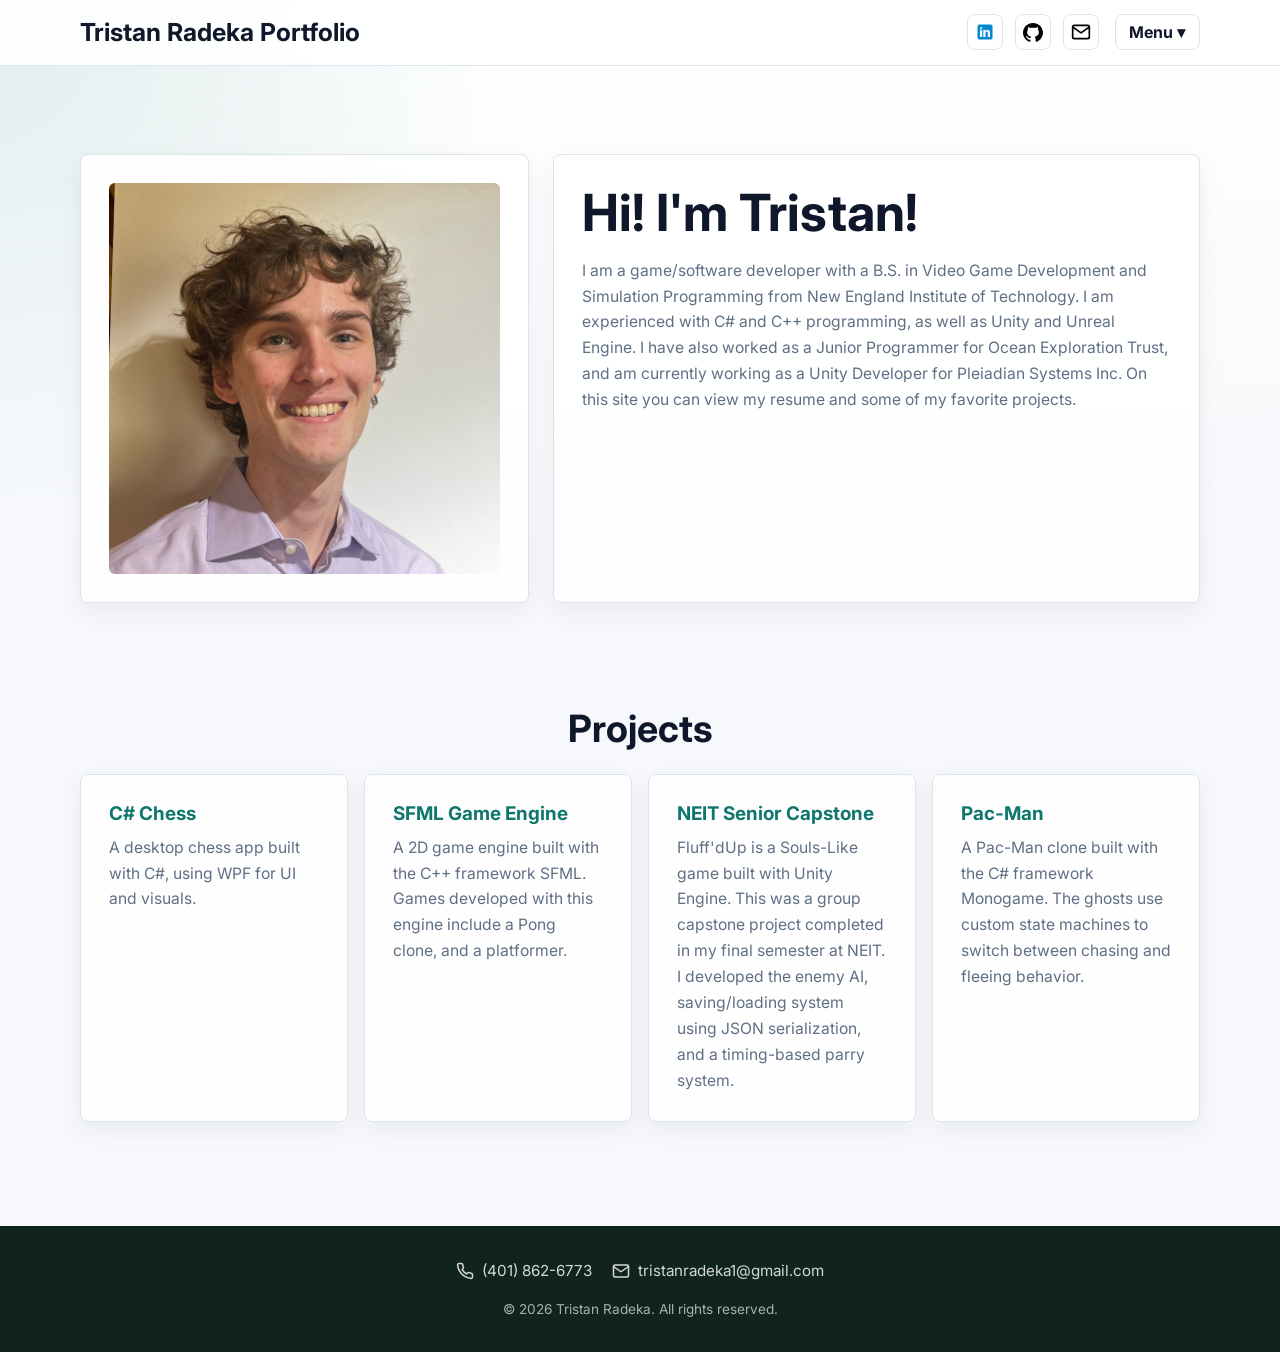
<file: index.html>
<!DOCTYPE html>
<html lang="en">
<head>
    <meta charset="UTF-8">
    <meta name="viewport" content="width=device-width, initial-scale=1.0">
    <title>Home</title>
    <link rel="stylesheet" href="css/style.css">
    <link href="https://fonts.googleapis.com/css2?family=Inter:wght@400;600;700;800&display=swap" rel="stylesheet">
</head>
<body>
    <!-- NAVBAR -->
<nav class="navbar">
  <div class="container">
    <h1>Tristan Radeka Portfolio</h1>

    <div class="nav-right">
      
      <!-- ICONS -->
      <div class="nav-icons">
        <a href="https://www.linkedin.com/in/tristan-radeka-8a73b6346/">
          <img src="resources/images/linkedin.png" class="nav-icon">
        </a>
        <a href="https://github.com/Tradeka">
          <img src="resources/images/GitHub_Invertocat_Black.svg" class="nav-icon">
        </a>
        <a href="mailto:tristanradeka1@gmail.com">
          <img src="resources/images/mail.svg" class="nav-icon">
        </a>
      </div>

      <!-- DROPDOWN -->
      <div class="nav-menu">
        <button class="menu-btn">Menu ▾</button>

        <div class="dropdown">
          <a href="#projects">Projects</a>
          <a href="resume.html">Resume</a>
        </div>
      </div>

    </div>
  </div>
</nav>

<!-- HERO -->
<section class="hero">
  <div class="container">
    <div class="home-grid">
      <div class="card">
        <img src="resources/images/me.jpg" class="limited-img" alt="me">
      </div>
      
      <div class="card">
        <h2>Hi! I'm Tristan!</h2>
          <p>I am a game/software developer with a B.S. in Video Game Development and Simulation Programming from New England Institute of Technology.
             I am experienced with C# and C++ programming, as well as Unity and Unreal Engine. I have also worked as a Junior Programmer for Ocean Exploration Trust, and am currently working as a Unity Developer for Pleiadian Systems Inc. 
             On this site you can view my resume and some of my favorite projects.
          </p>
      </div>
    
  </div>
  </div>
  
</section>

<!-- PROJECTS -->
<section id="projects" class="section">
  <div class="container">
    <h2>Projects</h2>

    <div class="projects-grid">
      <div class="card">
        <h3><a href="chess.html" class="nav-links">C# Chess</a></h3>
        <p>A desktop chess app built with C#, using WPF for UI and visuals.</p>
      </div>

      <div class="card">
        <h3><a href="sfml.html" class="nav-links">SFML Game Engine</a></h3>
        <p>A 2D game engine built with the C++ framework SFML. Games developed with this engine include a Pong clone, and a platformer.</p>
      </div>

      <div class="card">
        <h3><a href="capstone.html" class="nav-links">NEIT Senior Capstone</a></h3>
        <p>Fluff'dUp is a Souls-Like game built with Unity Engine. This was a group capstone project completed in my final semester at NEIT. I developed the enemy AI, saving/loading system using JSON serialization, and a timing-based parry system.</p>
      </div>

      <div class="card">
        <h3><a href="pacman.html" class="nav-links">Pac-Man</a></h3>
        <p>A Pac-Man clone built with the C# framework Monogame. The ghosts use custom state machines to switch between chasing and fleeing behavior.</p>
      </div>
    </div>
  </div>
</section>

<!-- FOOTER -->
<footer class="footer">
  <div class="footer-container">

    <div class="footer-contact">
      <div class="contact-item">
        <img src="resources/images/phone.svg" alt="Phone Icon">
        <span><a href="tel:4018626773">(401) 862-6773</a></span>
      </div>

      <div class="contact-item">
        <img src="resources/images/mail.svg" alt="Email Icon">
        <span><a href="mailto:tristanradeka1@gmail.com">tristanradeka1@gmail.com</a></span>
      </div>
    </div>

    <p class="footer-copy">© 2026 Tristan Radeka. All rights reserved.</p>

  </div>
</footer>
</body>
</html>
</file>
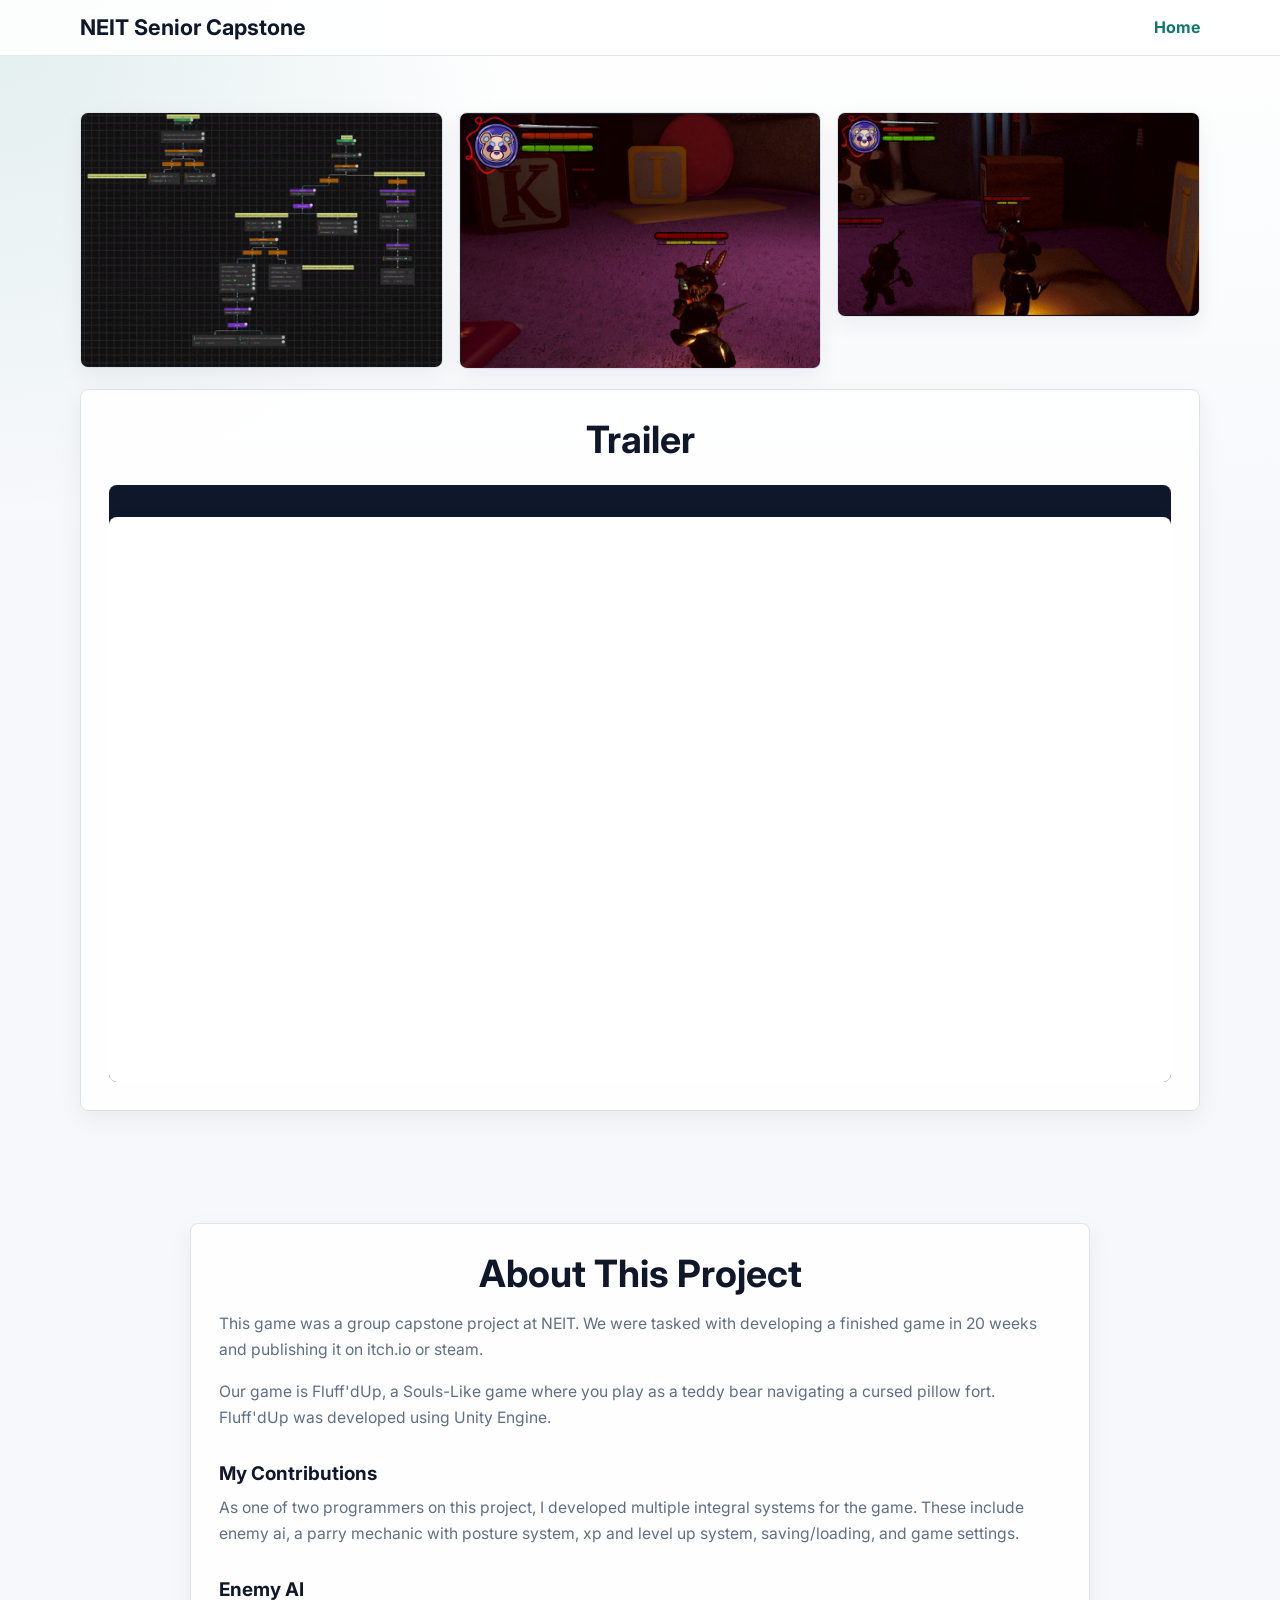
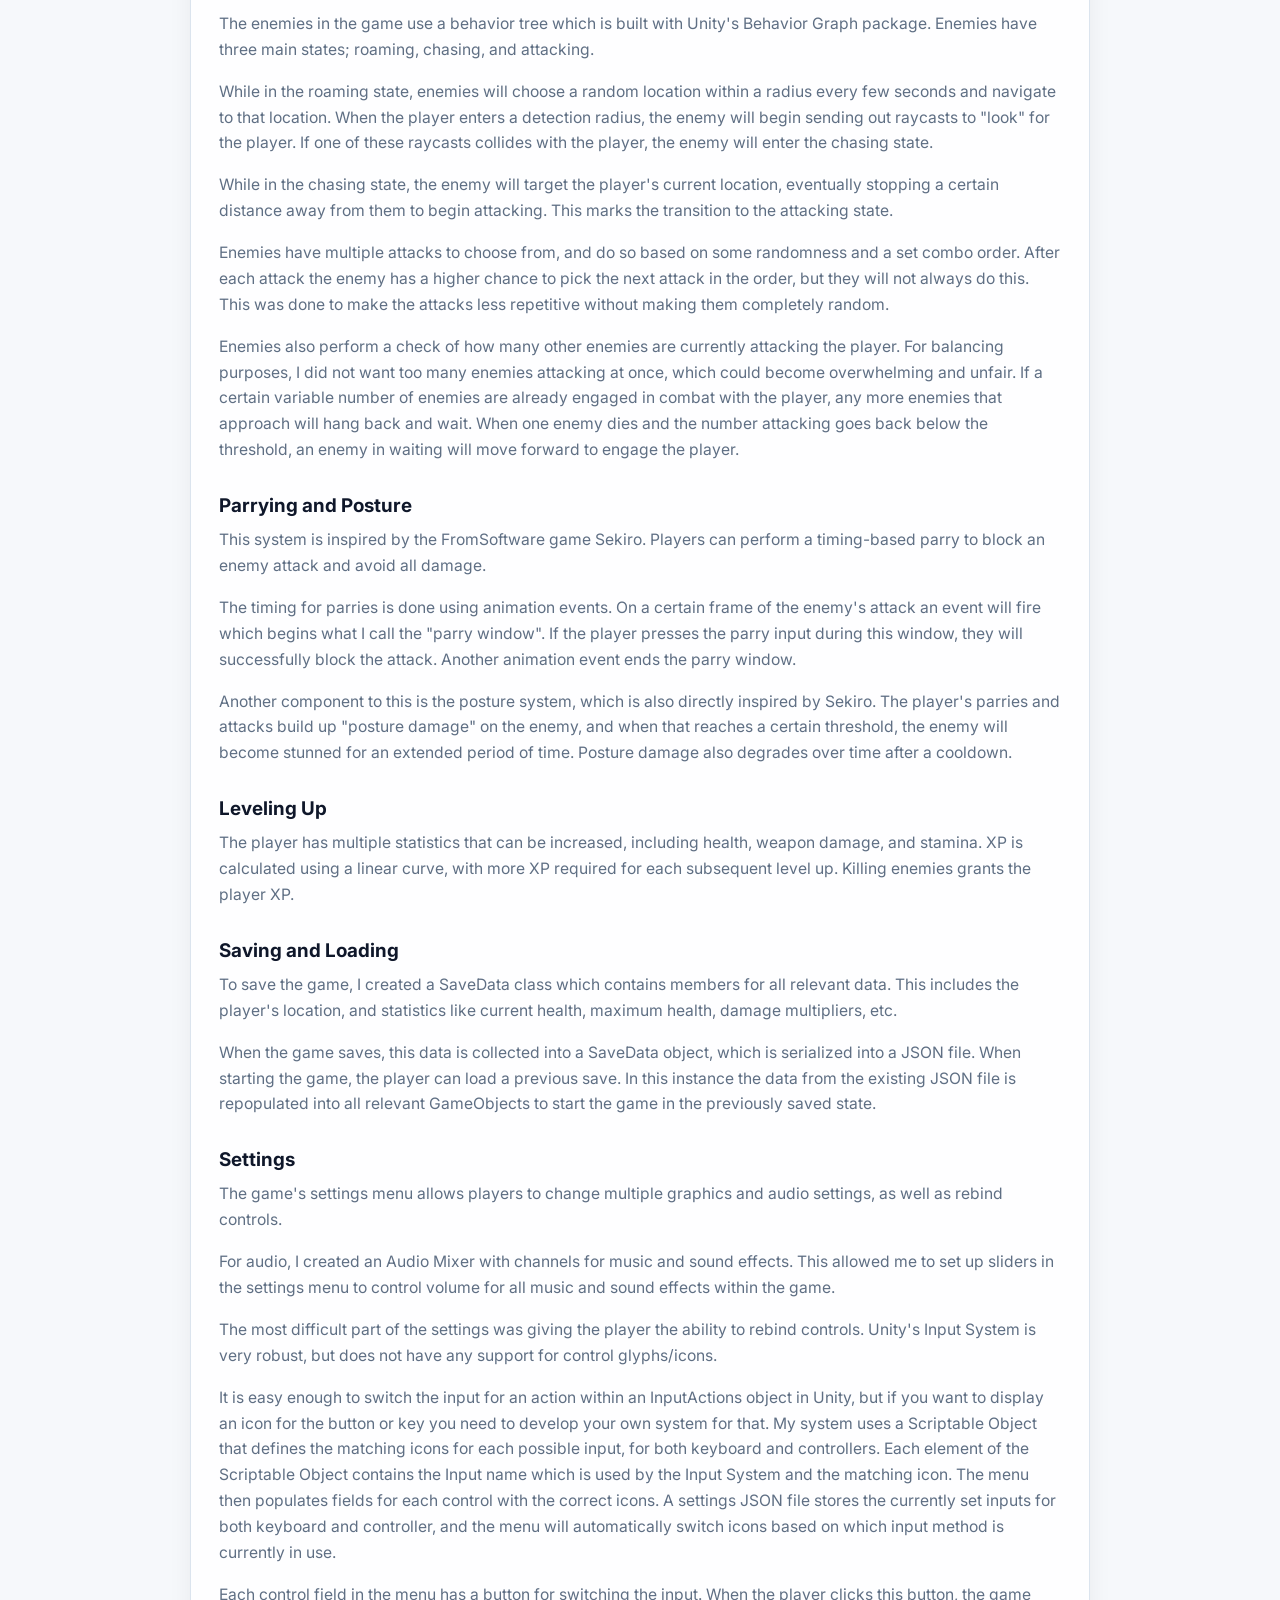
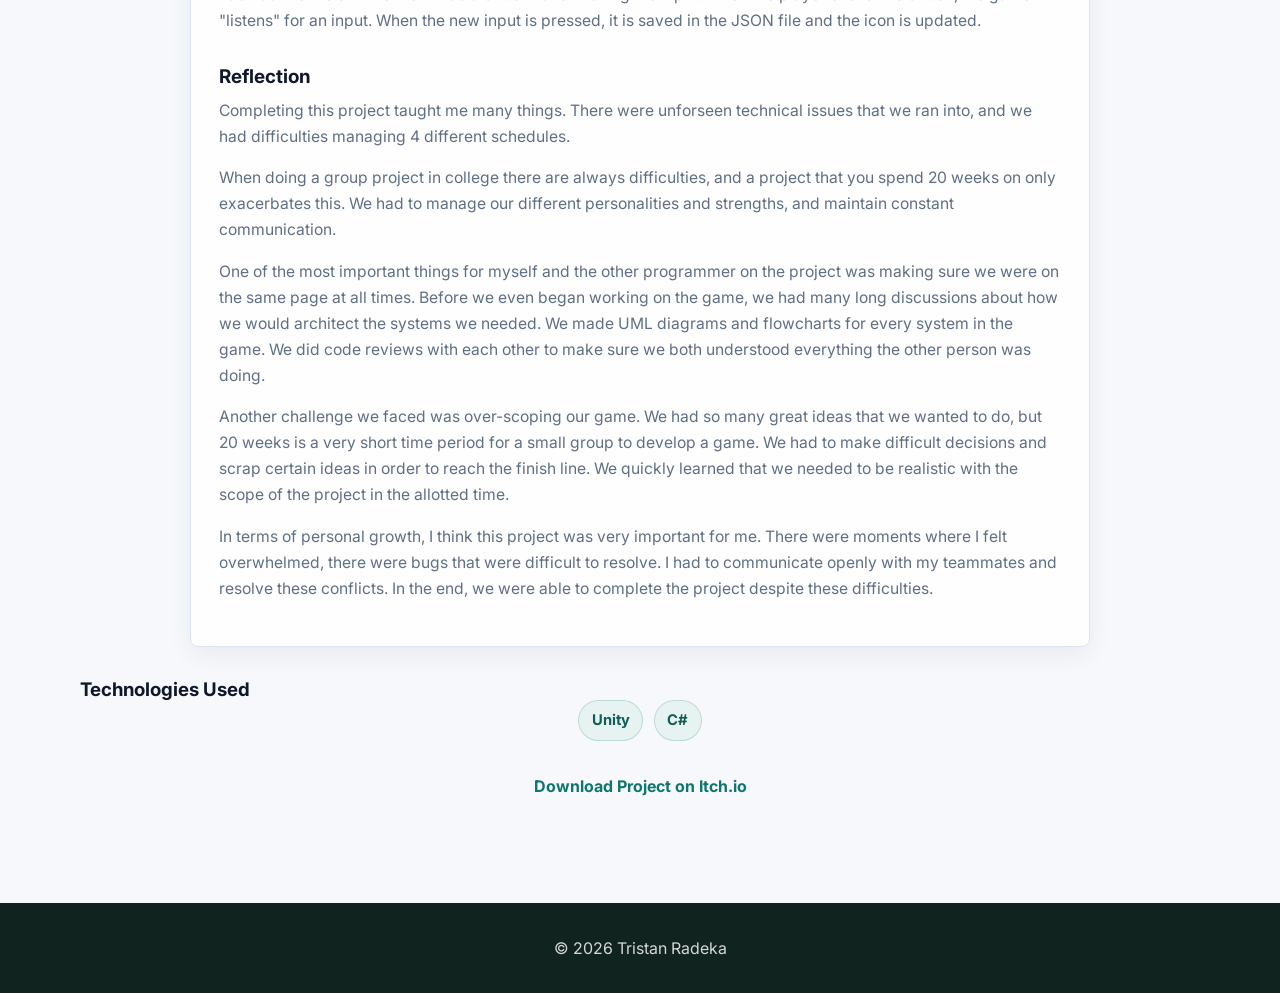
<file: capstone.html>
<!DOCTYPE html>
<html lang="en">
<head>
    <meta charset="UTF-8">
    <meta name="viewport" content="width=device-width, initial-scale=1.0">
    <title>NEIT Senior Capstone</title>

    <!-- Font -->
    <link href="https://fonts.googleapis.com/css2?family=Inter:wght@400;600&display=swap" rel="stylesheet">

    <!-- Your CSS -->
    <link rel="stylesheet" href="css/style.css">
</head>
<body>

<!-- NAVBAR -->
<nav class="navbar">
    <div class="container">
        <h2>NEIT Senior Capstone</h2>
        <div class="nav-links">
            <a href="index.html">Home</a>
        </div>
    </div>
</nav>

<!-- PROJECT HERO (IMAGES) -->
<section class="section">
    <div class="container">
        <div class="project-gallery">
            <img src="resources/images/graph.gif" alt="Project screenshot">
            <img src="resources/images/parry.png" alt="Project screenshot">
            <img src="resources/images/finalParry.gif" alt="Project screenshot">
        </div>

        <div class="card video-section">
            <h2>Trailer</h2>

            <div class="video-wrapper">
                <iframe width="560" height="315" src="https://www.youtube.com/embed/v3AUozV4Ido?si=YYXUpkB8d7U7F-IF" title="YouTube video player" frameborder="0" allow="accelerometer; autoplay; clipboard-write; encrypted-media; gyroscope; picture-in-picture; web-share" referrerpolicy="strict-origin-when-cross-origin" allowfullscreen></iframe>
</div>
        </div>
    </div>
</section>

<!-- PROJECT DETAILS -->
<section class="section">
    
    <div class="container">

        <div class="card project-content">

            <h2>About This Project</h2>

            <p>
                This game was a group capstone project at NEIT. We were tasked with developing a finished game in 20 weeks and publishing it on itch.io or steam.
            </p>

            <p>
                Our game is Fluff'dUp, a Souls-Like game where you play as a teddy bear navigating a cursed pillow fort. Fluff'dUp was developed using Unity Engine.
            </p>

            <h3>My Contributions</h3>

            <p>
                As one of two programmers on this project, I developed multiple integral systems for the game. These include enemy ai, a parry mechanic with posture system, xp and level up system, saving/loading, and game settings.
            </p>

            <h3>Enemy AI</h3>

            <p>The enemies in the game use a behavior tree which is built with Unity's Behavior Graph package. Enemies have three main states; roaming, chasing, and attacking.</p>

            <p>While in the roaming state, enemies will choose a random location within a radius every few seconds and navigate to that location. When the player enters a detection radius, the enemy will begin sending out raycasts to "look" for the player. If one of these raycasts collides with the player, the enemy will enter the chasing state.</p>

            <p>While in the chasing state, the enemy will target the player's current location, eventually stopping a certain distance away from them to begin attacking. This marks the transition to the attacking state.</p>

            <p>Enemies have multiple attacks to choose from, and do so based on some randomness and a set combo order. After each attack the enemy has a higher chance to pick the next attack in the order, but they will not always do this. This was done to make the attacks less repetitive without making them completely random.</p>

            <p>Enemies also perform a check of how many other enemies are currently attacking the player. For balancing purposes, I did not want too many enemies attacking at once, which could become overwhelming and unfair. If a certain variable number of enemies are already engaged in combat with the player, any more enemies that approach will hang back and wait. When one enemy dies and the number attacking goes back below the threshold, an enemy in waiting will move forward to engage the player.</p>

            <h3>Parrying and Posture</h3>

            <p>This system is inspired by the FromSoftware game Sekiro. Players can perform a timing-based parry to block an enemy attack and avoid all damage.</p>

            <p>The timing for parries is done using animation events. On a certain frame of the enemy's attack an event will fire which begins what I call the "parry window". If the player presses the parry input during this window, they will successfully block the attack. Another animation event ends the parry window.</p>

            <p>Another component to this is the posture system, which is also directly inspired by Sekiro. The player's parries and attacks build up "posture damage" on the enemy, and when that reaches a certain threshold, the enemy will become stunned for an extended period of time. Posture damage also degrades over time after a cooldown.</p>

            <h3>Leveling Up</h3>

            <p>The player has multiple statistics that can be increased, including health, weapon damage, and stamina. XP is calculated using a linear curve, with more XP required for each subsequent level up. Killing enemies grants the player XP.</p>

            <h3>Saving and Loading</h3>

            <p>To save the game, I created a SaveData class which contains members for all relevant data. This includes the player's location, and statistics like current health, maximum health, damage multipliers, etc.</p>

            <p>When the game saves, this data is collected into a SaveData object, which is serialized into a JSON file. When starting the game, the player can load a previous save. In this instance the data from the existing JSON file is repopulated into all relevant GameObjects to start the game in the previously saved state.</p>

            <h3>Settings</h3>

            <p>The game's settings menu allows players to change multiple graphics and audio settings, as well as rebind controls.</p>

            <p>For audio, I created an Audio Mixer with channels for music and sound effects. This allowed me to set up sliders in the settings menu to control volume for all music and sound effects within the game.</p>

            <p>The most difficult part of the settings was giving the player the ability to rebind controls. Unity's Input System is very robust, but does not have any support for control glyphs/icons.</p>

            <p>It is easy enough to switch the input for an action within an InputActions object in Unity, but if you want to display an icon for the button or key you need to develop your own system for that. My system uses a Scriptable Object that defines the matching icons for each possible input, for both keyboard and controllers. Each element of the Scriptable Object contains the Input name which is used by the Input System and the matching icon. The menu then populates fields for each control with the correct icons. A settings JSON file stores the currently set inputs for both keyboard and controller, and the menu will automatically switch icons based on which input method is currently in use.</p>

            <p>Each control field in the menu has a button for switching the input. When the player clicks this button, the game "listens" for an input. When the new input is pressed, it is saved in the JSON file and the icon is updated.</p>

            <h3>Reflection</h3>

            <p>Completing this project taught me many things. There were unforseen technical issues that we ran into, and we had difficulties managing 4 different schedules.</p>

            <p>When doing a group project in college there are always difficulties, and a project that you spend 20 weeks on only exacerbates this. We had to manage our different personalities and strengths, and maintain constant communication.</p>

            <p>One of the most important things for myself and the other programmer on the project was making sure we were on the same page at all times. Before we even began working on the game, we had many long discussions about how we would architect the systems we needed. We made UML diagrams and flowcharts for every system in the game. We did code reviews with each other to make sure we both understood everything the other person was doing.</p>

            <p>Another challenge we faced was over-scoping our game. We had so many great ideas that we wanted to do, but 20 weeks is a very short time period for a small group to develop a game. We had to make difficult decisions and scrap certain ideas in order to reach the finish line. We quickly learned that we needed to be realistic with the scope of the project in the allotted time.</p>

            <p>In terms of personal growth, I think this project was very important for me. There were moments where I felt overwhelmed, there were bugs that were difficult to resolve. I had to communicate openly with my teammates and resolve these conflicts. In the end, we were able to complete the project despite these difficulties.</p>
        </div>

        <!-- TECH STACK -->
        <h3 style="margin-top: 2rem;">Technologies Used</h3>
        <div class="skills">
            <span class="skill">Unity</span>
            <span class="skill">C#</span>
        </div>

        <!-- DOWNLOAD / LINKS -->
        <div class="project-links" style="margin-top: 2rem;">
            <p><a href="https://tradeka22.itch.io/fluffdup" class="nav-links" download>Download Project on Itch.io</a></p>
        </div>

    </div>
</section>


<!-- FOOTER -->
<footer class="footer">
    <p>© 2026 Tristan Radeka</p>
</footer>

</body>
</html>
</file>
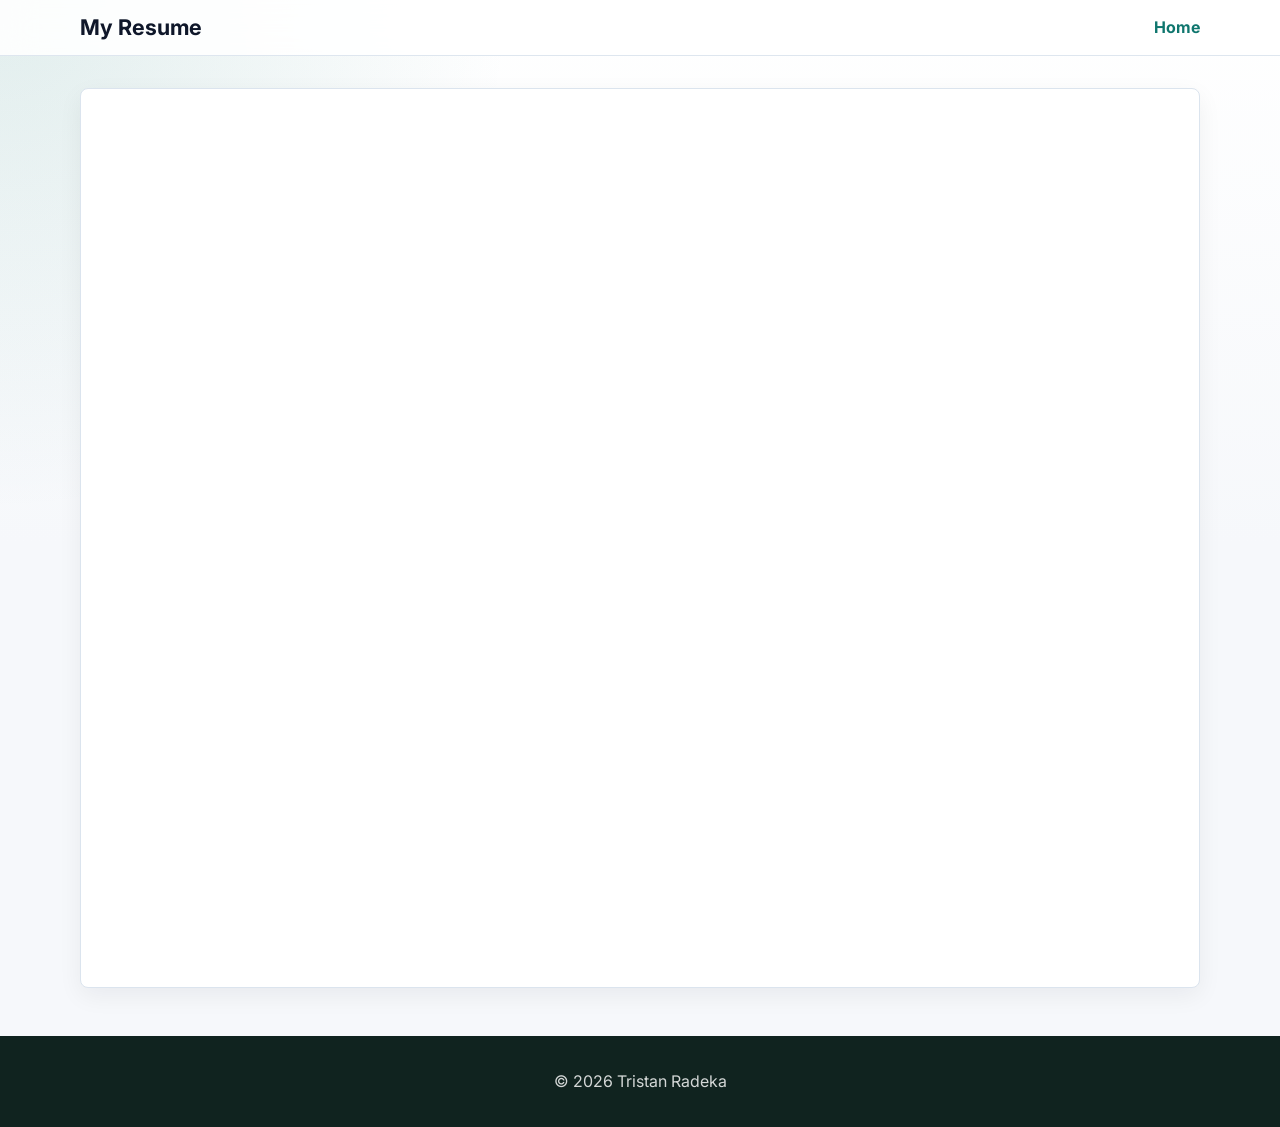
<file: resume.html>
<!DOCTYPE html>
<html lang="en">
<head>
    <meta charset="UTF-8">
    <meta name="viewport" content="width=device-width, initial-scale=1.0">
    <title>Resume</title>
    <link rel="stylesheet" href="css/style.css">
    <link href="https://fonts.googleapis.com/css2?family=Inter:wght@400;600&display=swap" rel="stylesheet">
</head>
<body>
    <nav class="navbar">
        <div class="container">
            <h3>My Resume</h3>
            <div class="nav-links">
            <a href="index.html">Home</a>
            </div>
        </div>
    </nav>

    <div class="container">
        <iframe src="resources/resume.pdf" width="100%" height=900px></iframe>
    </div>

    <footer class="footer">
        <p>© 2026 Tristan Radeka</p>
    </footer>
</body>
</html>
</file>
<file: css/style.css>
/* ====== RESET ====== */
* {
    margin: 0;
    padding: 0;
    box-sizing: border-box;
}

html {
    scroll-behavior: smooth;
}

/* ====== VARIABLES ====== */
:root {
    --background: #f6f8fb;
    --surface: #ffffff;
    --surface-muted: #eef4f7;
    --text: #17212f;
    --heading: #0f172a;
    --muted: #5f6f84;
    --primary: #0f766e;
    --primary-dark: #115e59;
    --accent: #2563eb;
    --border: #dbe4ee;
    --shadow: 0 18px 45px rgba(15, 23, 42, 0.08);
    --shadow-soft: 0 8px 24px rgba(15, 23, 42, 0.06);
    --radius: 8px;
    --transition: 180ms ease;
}

/* ====== GLOBAL ====== */
body {
    min-height: 100vh;
    font-family: "Inter", "Segoe UI", Arial, sans-serif;
    background:
        radial-gradient(circle at top left, rgba(15, 118, 110, 0.12), transparent 32rem),
        linear-gradient(180deg, #ffffff 0%, var(--background) 34rem);
    color: var(--text);
    line-height: 1.65;
    font-size: 16px;
}

a {
    color: inherit;
    text-decoration: none;
}

a:focus-visible,
button:focus-visible {
    outline: 3px solid rgba(37, 99, 235, 0.35);
    outline-offset: 3px;
}

.container {
    width: min(92%, 1120px);
    margin: 0 auto;
}

h1,
h2,
h3 {
    color: var(--heading);
    line-height: 1.15;
    letter-spacing: 0;
}

p {
    color: var(--muted);
}

/* ====== NAVBAR ====== */
.navbar {
    position: sticky;
    top: 0;
    z-index: 1000;
    background: rgba(255, 255, 255, 0.88);
    border-bottom: 1px solid rgba(219, 228, 238, 0.9);
    backdrop-filter: blur(16px);
}

.navbar .container {
    display: flex;
    justify-content: space-between;
    align-items: center;
    gap: 1.5rem;
    padding: 0.9rem 0;
}

.navbar h1 {
    font-size: clamp(1.15rem, 2vw, 1.55rem);
    font-weight: 700;
}

.navbar h2,
.navbar h3 {
    font-size: clamp(1rem, 2vw, 1.35rem);
    font-weight: 700;
}

.nav-right {
    display: flex;
    align-items: center;
    gap: 1rem;
}

.nav-links {
    color: var(--primary);
    font-weight: 700;
}

.nav-links a,
a.nav-links {
    color: var(--primary);
    font-weight: 700;
    transition: color var(--transition);
}

.nav-links a {
    margin-left: 1.25rem;
}

.nav-links a:hover,
a.nav-links:hover {
    color: var(--accent);
}

.nav-icons {
    display: flex;
    align-items: center;
    gap: 0.75rem;
}

.nav-icons a {
    display: grid;
    place-items: center;
    width: 2.25rem;
    height: 2.25rem;
    border: 1px solid var(--border);
    border-radius: var(--radius);
    background: var(--surface);
    transition: transform var(--transition), box-shadow var(--transition), border-color var(--transition);
}

.nav-icons a:hover {
    transform: translateY(-2px);
    border-color: rgba(15, 118, 110, 0.45);
    box-shadow: var(--shadow-soft);
}

.nav-icon {
    width: 20px;
    height: 20px;
    object-fit: contain;
}

.nav-menu {
    position: relative;
}

.menu-btn {
    min-height: 2.25rem;
    padding: 0 0.85rem;
    border: 1px solid var(--border);
    border-radius: var(--radius);
    background: var(--surface);
    color: var(--heading);
    font: inherit;
    font-weight: 700;
    cursor: pointer;
    transition: color var(--transition), border-color var(--transition), box-shadow var(--transition);
}

.menu-btn:hover {
    color: var(--primary);
    border-color: rgba(15, 118, 110, 0.45);
    box-shadow: var(--shadow-soft);
}

.dropdown {
    position: absolute;
    top: calc(100% + 0.5rem);
    right: 0;
    display: none;
    min-width: 165px;
    padding: 0.45rem;
    background: var(--surface);
    border: 1px solid var(--border);
    border-radius: var(--radius);
    box-shadow: var(--shadow);
}

.dropdown a {
    display: block;
    padding: 0.65rem 0.75rem;
    border-radius: 6px;
    color: var(--text);
    font-weight: 700;
    transition: background var(--transition), color var(--transition);
}

.dropdown a:hover {
    background: var(--surface-muted);
    color: var(--primary);
}

.nav-menu:hover .dropdown,
.nav-menu:focus-within .dropdown {
    display: block;
}

/* ====== HERO SECTION ====== */
.hero {
    padding: clamp(3rem, 7vw, 5.5rem) 0 3rem;
}

.home-grid {
    display: grid;
    grid-template-columns: minmax(240px, 0.82fr) minmax(0, 1.18fr);
    gap: 1.5rem;
    align-items: stretch;
}

.hero .card {
    min-height: 100%;
}

.hero h2 {
    margin-bottom: 1rem;
    font-size: clamp(2rem, 4vw, 3.25rem);
}

.hero p {
    max-width: 66ch;
    font-size: clamp(1rem, 1.4vw, 1.12rem);
}

.hero .btn,
.resume .btn {
    display: inline-block;
    margin-top: 1rem;
    padding: 0.75rem 1.15rem;
    border-radius: var(--radius);
    background: var(--primary);
    color: #ffffff;
    font-weight: 700;
    transition: background var(--transition), transform var(--transition), box-shadow var(--transition);
}

.hero .btn:hover,
.resume .btn:hover {
    transform: translateY(-2px);
    background: var(--primary-dark);
    box-shadow: var(--shadow-soft);
}

.limited-img {
    display: block;
    width: 100%;
    height: 100%;
    max-height: 460px;
    object-fit: cover;
    border-radius: calc(var(--radius) - 2px);
}

/* ====== SECTIONS ====== */
.section {
    padding: 3.5rem 0;
}

.section h2 {
    margin-bottom: 1.5rem;
    text-align: center;
    font-size: clamp(1.75rem, 3vw, 2.35rem);
}

/* ====== PROJECTS ====== */
.projects-grid {
    display: grid;
    grid-template-columns: repeat(auto-fit, minmax(250px, 1fr));
    gap: 1rem;
}

.card {
    background: rgba(255, 255, 255, 0.92);
    padding: clamp(1.25rem, 2.4vw, 1.75rem);
    border: 1px solid var(--border);
    border-radius: var(--radius);
    box-shadow: var(--shadow-soft);
    transition: transform var(--transition), box-shadow var(--transition), border-color var(--transition);
}

.card:hover {
    transform: translateY(-4px);
    border-color: rgba(15, 118, 110, 0.32);
    box-shadow: var(--shadow);
}

.card h3 {
    margin-bottom: 0.6rem;
    font-size: 1.18rem;
}

.card p {
    font-size: 0.98rem;
}

/* ====== SKILLS ====== */
.skills {
    display: flex;
    flex-wrap: wrap;
    justify-content: center;
    gap: 0.65rem;
}

.skill {
    padding: 0.45rem 0.8rem;
    border: 1px solid rgba(15, 118, 110, 0.2);
    border-radius: 999px;
    background: #e7f3f1;
    color: var(--primary-dark);
    font-size: 0.92rem;
    font-weight: 700;
}

.project-links {
    display: grid;
    gap: 0.5rem;
    text-align: center;
}

/* ====== PROJECT GALLERY ====== */
.project-gallery {
    display: grid;
    grid-template-columns: repeat(auto-fit, minmax(230px, 1fr));
    gap: 1rem;
}

.project-gallery img {
    width: 100%;
    height: auto;
    max-height: 420px;
    object-fit: contain;
    border: 1px solid var(--border);
    border-radius: var(--radius);
    box-shadow: var(--shadow-soft);
    background: #ffffff;
    transition: transform var(--transition), box-shadow var(--transition);
}

.project-gallery img:hover {
    transform: translateY(-3px);
    box-shadow: var(--shadow);
}

.project-content {
    max-width: 900px;
    margin: 0 auto;
}

.project-content h2 {
    margin-bottom: 1rem;
}

.project-content h3 {
    margin-top: 2rem;
    margin-bottom: 0.65rem;
    font-size: 1.18rem;
}

.project-content p {
    margin-bottom: 1rem;
}

/* ====== RESUME SECTION ====== */
.resume {
    text-align: center;
}

iframe {
    display: block;
    margin-top: 2rem;
    border: 1px solid var(--border);
    border-radius: var(--radius);
    box-shadow: var(--shadow-soft);
    background: var(--surface);
}

/* ===== VIDEO SECTION ===== */
.video-section {
    margin-top: 1.25rem;
    text-align: center;
}

.video-wrapper {
    position: relative;
    width: 100%;
    height: 0;
    overflow: hidden;
    padding-bottom: 56.25%;
    border-radius: var(--radius);
    background: #0f172a;
}

.video-wrapper iframe {
    position: absolute;
    inset: 0;
    width: 100%;
    height: 100%;
    border: 0;
}

.video-section h3 {
    margin-bottom: 0.6rem;
}

/* ===== FOOTER ===== */
.footer {
    margin-top: 3rem;
    padding: 2rem 0;
    background: #10231f;
    color: rgba(255, 255, 255, 0.86);
    text-align: center;
}

.footer p,
.footer a {
    color: rgba(255, 255, 255, 0.82);
}

.footer-container {
    max-width: 1120px;
    margin: 0 auto;
    padding: 0 1.25rem;
    display: flex;
    flex-direction: column;
    align-items: center;
    gap: 0.9rem;
}

.footer-contact {
    display: flex;
    gap: 1.25rem;
    flex-wrap: wrap;
    justify-content: center;
}

.contact-item {
    display: flex;
    align-items: center;
    gap: 0.5rem;
    font-size: 0.95rem;
}

.contact-item img {
    width: 18px;
    height: 18px;
    filter: brightness(0) invert(1);
    opacity: 0.82;
}

.footer-copy {
    font-size: 0.85rem;
    opacity: 0.78;
}

.footer-grid {
    display: grid;
    grid-template-rows: repeat(auto-fit, minmax(50px, 0.25fr));
    gap: 0.2rem;
}

/* ====== RESPONSIVE ====== */
@media (max-width: 768px) {
    .navbar .container {
        align-items: flex-start;
        flex-direction: column;
    }

    .nav-right {
        width: 100%;
        justify-content: space-between;
    }

    .home-grid {
        grid-template-columns: 1fr;
    }

    .projects-grid,
    .project-gallery {
        grid-template-columns: 1fr;
    }

    .section {
        padding: 2.5rem 0;
    }
}

@media (max-width: 480px) {
    .nav-right {
        align-items: flex-start;
        flex-direction: column;
    }

    .nav-links a {
        margin-left: 0;
    }

    .dropdown {
        left: 0;
        right: auto;
    }
}
</file>
